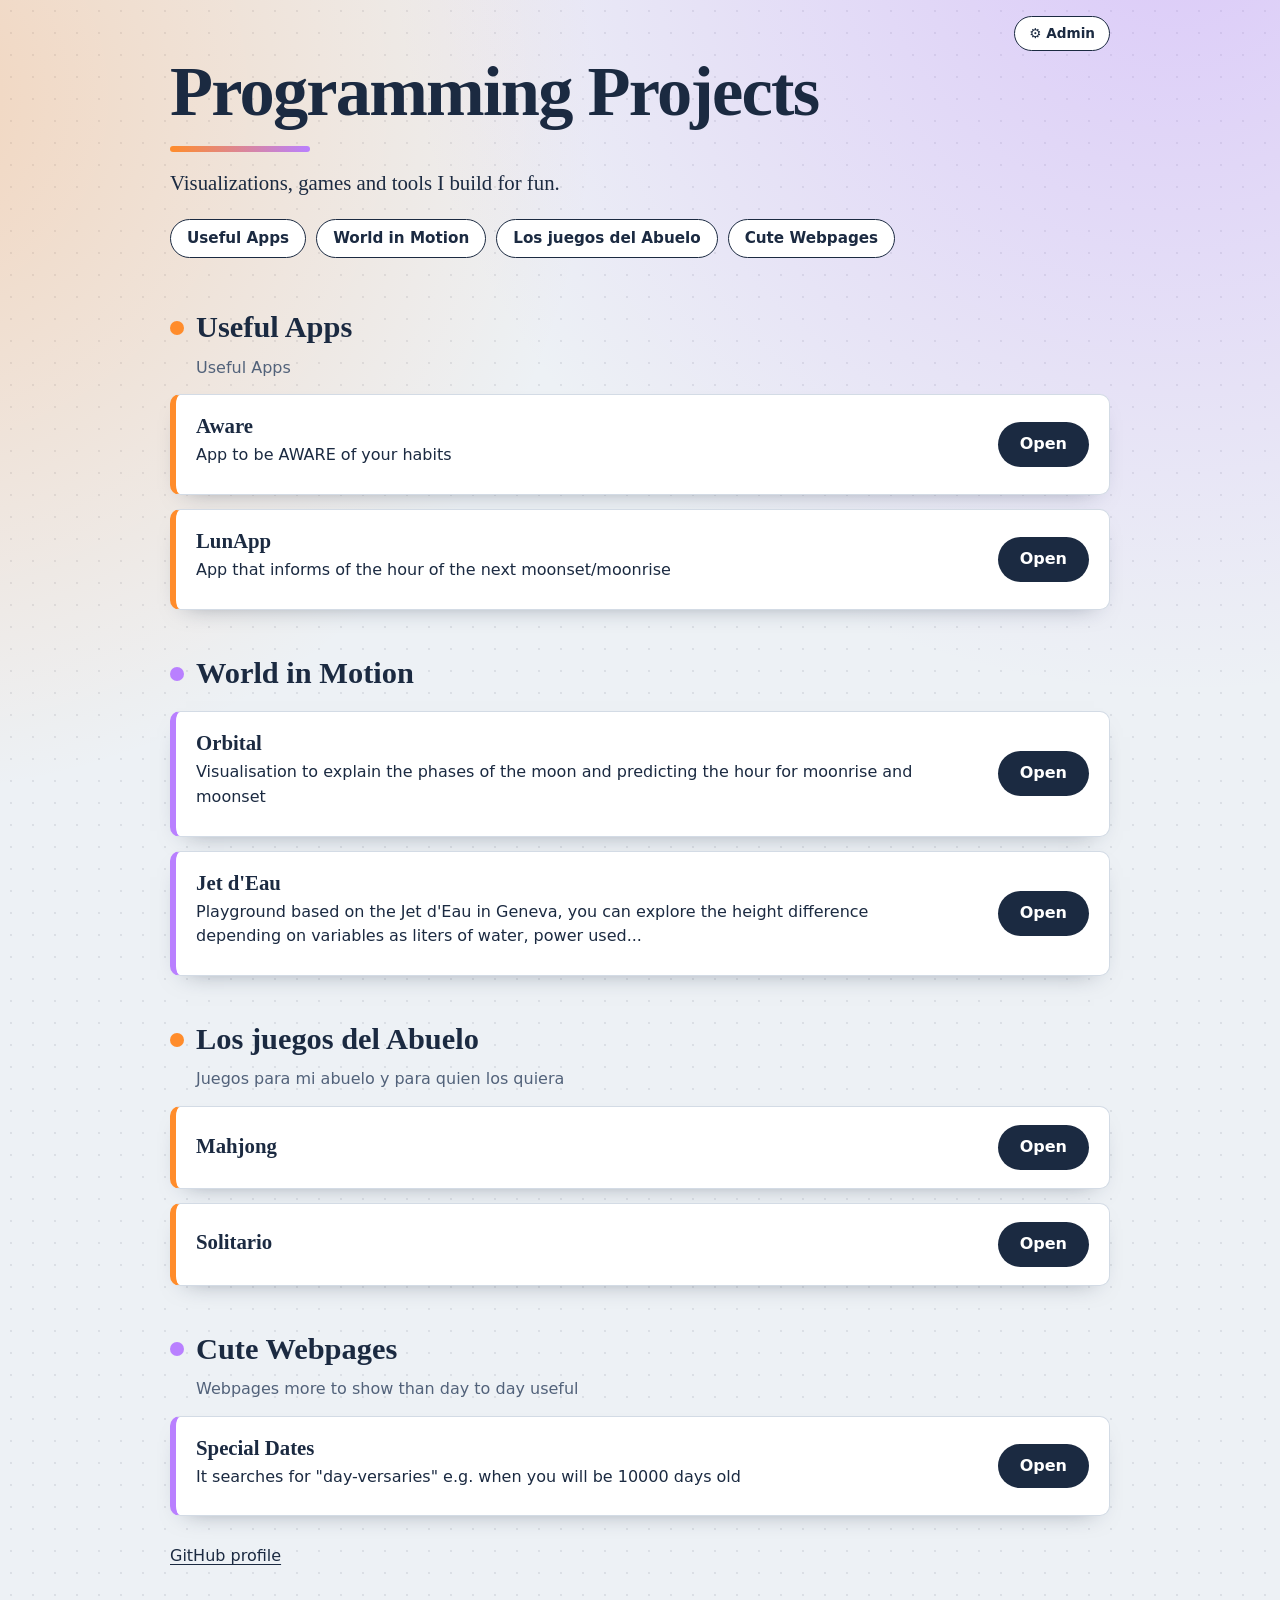
<file: index.html>
<!doctype html>
<html lang="en">
<head>
  <meta charset="utf-8">
  <meta name="viewport" content="width=device-width, initial-scale=1">
  <title>Programming Projects</title>
  <meta name="description" content="Programming Projects: visualizations, games and tools by Victor Reyes.">
  <link rel="stylesheet" href="style.css">
</head>
<body>
  <header class="top">
    <a class="admin-link" href="admin.html">⚙ Admin</a>
    <h1 id="title">Programming Projects</h1>
    <p class="tagline" id="tagline" hidden></p>
    <nav id="nav" aria-label="Sections"></nav>
  </header>
  <main id="sections"></main>
  <footer><a href="https://github.com/victorreyesgit">GitHub profile</a></footer>
  <script src="projects.js"></script>
  <script src="script.js"></script>
</body>
</html>
</file>
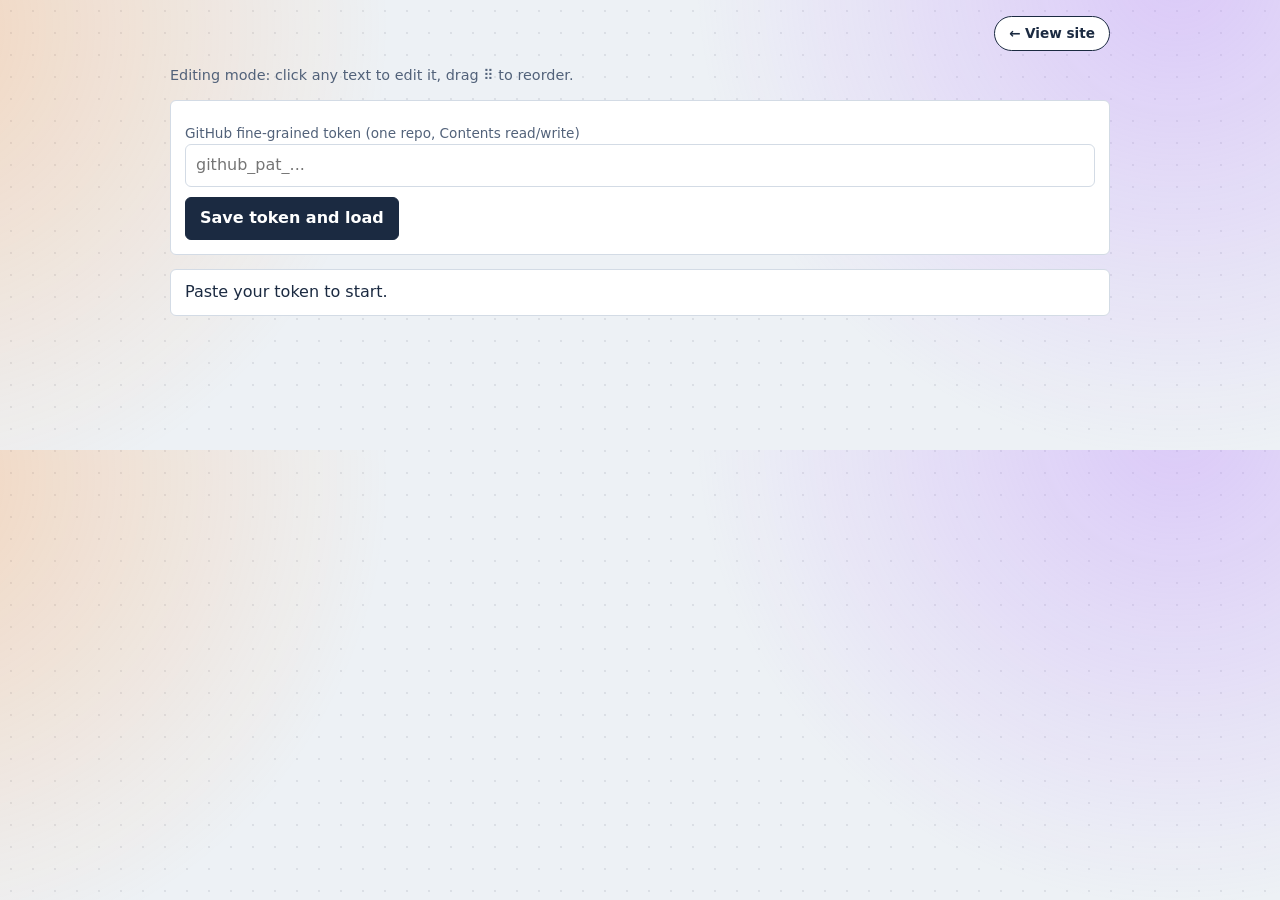
<file: admin.html>
<!doctype html>
<html lang="en">
<head>
  <meta charset="utf-8">
  <meta name="viewport" content="width=device-width, initial-scale=1">
  <meta name="robots" content="noindex, nofollow">
  <meta http-equiv="Content-Security-Policy" content="default-src 'none'; script-src 'self'; style-src 'self'; connect-src https://api.github.com; base-uri 'none'; form-action 'none'">
  <title>Projects admin</title>
  <link rel="stylesheet" href="style.css">
</head>
<body class="admin">
  <header class="top">
    <a class="admin-link" href="index.html">← View site</a>
    <p class="mode">Editing mode: click any text to edit it, drag ⠿ to reorder.</p>
    <div class="card" id="tokenBox">
      <div id="tokenNew">
        <label for="tok">GitHub fine-grained token (one repo, Contents read/write)</label>
        <input id="tok" type="password" autocomplete="off" placeholder="github_pat_...">
        <div class="bar"><button class="primary" id="saveTok">Save token and load</button></div>
      </div>
      <div id="tokenHave" hidden>
        <span class="hint">A token is stored on this device only.</span>
        <div class="bar">
          <button id="reload">Reload from GitHub</button>
          <button class="danger" id="forget">Forget token</button>
        </div>
      </div>
    </div>
  </header>

  <div id="status" role="status">Paste your token to start.</div>
  <main id="editor"></main>

  <div class="savebar" id="saveBar" hidden>
    <div class="savebar-in">
      <button class="primary" id="save" disabled>Save to GitHub</button>
      <span class="hint">The public site updates about a minute after saving.</span>
    </div>
  </div>
  <script src="admin.js"></script>
</body>
</html>
</file>
<file: style.css>
:root {
  --paper: #edf1f5; --card: #fff; --ink: #1b2a41; --muted: #52627a; --line: #d3dbe5;
  --orange: #ff8c2b; --purple: #b980ff; --orange-text: #b34700; --purple-text: #7a3fd1;
  --ok: #1d6b3a; --err: #b3261e;
  --serif: "Iowan Old Style", "Palatino Linotype", Georgia, serif;
  --sans: system-ui, -apple-system, "Segoe UI", Roboto, sans-serif;
}
* { box-sizing: border-box; }
body {
  margin: 0; color: var(--ink); font-family: var(--sans); line-height: 1.55; background-color: var(--paper);
  background-image:
    radial-gradient(circle at 92% -6%, rgba(185,128,255,.35), transparent 38%),
    radial-gradient(circle at -8% 6%, rgba(255,140,43,.28), transparent 34%),
    radial-gradient(rgba(27,42,65,.09) 1px, transparent 1.5px);
  background-size: auto, auto, 22px 22px;
}
a { color: var(--ink); text-underline-offset: 3px; }
a:hover { color: var(--orange-text); }
:focus-visible { outline: 3px solid var(--purple); outline-offset: 3px; }
.top, main, footer, .wrap { max-width: 980px; margin: 0 auto; padding: 0 20px; }

/* ---------- header ---------- */
.top { padding-top: 56px; position: relative; }
.admin-link { position: absolute; top: 16px; right: 20px; padding: 6px 14px; border: 1.5px solid var(--ink);
              border-radius: 999px; background: var(--card); text-decoration: none; font-weight: 600; font-size: .85rem; }
.admin-link:hover { background: var(--ink); color: #fff; }
h1 { font-family: var(--serif); font-weight: 700; font-size: clamp(2.4rem, 9vw, 4.4rem); line-height: 1.02;
     letter-spacing: -0.025em; margin: 0; }
h1::after { content: ""; display: block; height: 6px; width: 140px; margin-top: 18px; border-radius: 3px;
            background: linear-gradient(90deg, var(--orange), var(--purple)); }
.tagline { font-family: var(--serif); font-size: 1.3rem; line-height: 1.4; margin: 16px 0 0; max-width: 32em; }

#nav { display: flex; flex-wrap: wrap; gap: 10px; padding: 22px 0 6px; }
.chip { padding: 7px 16px; border: 1.5px solid var(--ink); border-radius: 999px; background: var(--card);
        text-decoration: none; font-weight: 600; font-size: .95rem; }
.chip.c0:hover { background: var(--orange); border-color: var(--orange); color: var(--ink); }
.chip.c1:hover { background: var(--purple); border-color: var(--purple); color: var(--ink); }

/* ---------- sections and projects ---------- */
.c0 { --accent: var(--orange); --accent-text: var(--orange-text); }
.c1 { --accent: var(--purple); --accent-text: var(--purple-text); }
.sec { padding-top: 40px; }
h2 { font-family: var(--serif); font-size: 1.9rem; margin: 0; display: flex; align-items: center; gap: 12px; }
h2::before { content: ""; width: 14px; height: 14px; border-radius: 50%; background: var(--accent); flex: none; }
.sec-desc { color: var(--muted); margin: 4px 0 8px 26px; }
.empty { color: var(--muted); padding: 40px 0; }

.project { display: grid; gap: 14px; padding: 18px 20px; margin-top: 14px; background: var(--card);
           border: 1px solid var(--line); border-left: 6px solid var(--accent); border-radius: 10px;
           box-shadow: 0 10px 24px -16px rgba(27,42,65,.5); transition: transform .15s, box-shadow .15s; }
.project:hover { transform: translateY(-2px); box-shadow: 0 14px 28px -14px rgba(27,42,65,.55); }
h3 { font-family: var(--serif); font-size: 1.3rem; line-height: 1.25; margin: 0 0 4px; }
.text p { margin: 0 0 8px; max-width: 46em; }
.tags { display: flex; flex-wrap: wrap; gap: 6px; }
.tag { padding: 2px 10px; border-radius: 999px; font-size: .82rem; font-weight: 600;
       background: color-mix(in srgb, var(--accent) 18%, white); color: var(--accent-text); }
.links { display: flex; flex-wrap: wrap; align-items: center; gap: 10px 20px; margin: 0; }
.button { display: inline-block; padding: 10px 22px; background: var(--ink); color: #fff; border-radius: 999px;
          text-decoration: none; font-weight: 700; }
.button:hover { background: var(--accent); color: var(--ink); }
.source { color: var(--accent-text); font-weight: 600; }

footer { padding-top: 28px; padding-bottom: 48px; color: var(--muted); }
@media (min-width: 760px) {
  .project { grid-template-columns: 1fr auto; gap: 32px; align-items: center; }
  .links { flex-direction: column; align-items: flex-end; gap: 8px; }
}
@media (prefers-reduced-motion: reduce) { .project { transition: none; } .project:hover { transform: none; } }

/* ---------- admin page ---------- */
[hidden] { display: none !important; }
.card { background: var(--card); border: 1px solid var(--line); border-radius: 6px; padding: 14px; margin: 14px 0; }
.card .card { background: var(--paper); }
label { display: block; font-size: .85rem; color: var(--muted); margin: 8px 0 0; }
label.chk { color: var(--ink); font-size: 1rem; margin-top: 12px; cursor: pointer; }
input, textarea, select { width: 100%; font: inherit; padding: 8px 10px; border: 1px solid var(--line);
                          border-radius: 6px; background: #fff; color: var(--ink); }
input[type=checkbox] { width: auto; margin-right: 6px; transform: scale(1.2); }
textarea { min-height: 64px; }
.bar { display: flex; flex-wrap: wrap; gap: 8px; margin-top: 10px; align-items: center; }
button { font: inherit; padding: 8px 14px; border-radius: 6px; border: 1px solid var(--ink); background: #fff;
         color: var(--ink); cursor: pointer; }
button.primary { background: var(--ink); color: #fff; font-weight: 600; }
button.danger { color: var(--err); border-color: var(--err); }
button:disabled { opacity: .45; cursor: default; }
#status { position: sticky; top: 0; z-index: 5; padding: 10px 14px; margin: 14px auto; border-radius: 6px;
          width: min(940px, calc(100% - 40px)); background: var(--card); border: 1px solid var(--line); }
#status.ok { border-color: var(--ok); color: var(--ok); }
#status.err { border-color: var(--err); color: var(--err); }
.hint { color: var(--muted); font-size: .9rem; }

/* ---------- admin: in-place editing (same look as the public page) ---------- */
.admin .top { padding-top: 64px; }
.mode { margin: 0 0 8px; color: var(--muted); font-size: .9rem; }
.admin main { padding-bottom: 120px; }
.admin .project:hover { transform: none; }

.ed { font: inherit; color: inherit; letter-spacing: inherit; line-height: inherit; background: transparent;
      border: 1px dashed transparent; border-radius: 6px; padding: 2px 6px; margin: 0 -6px;
      width: calc(100% + 12px); min-height: 0; resize: none; overflow: hidden; }
.ed:hover { border-color: var(--line); }
.ed:focus { border-color: var(--purple); background: #fff; outline: none; }
.ed::placeholder { color: var(--muted); opacity: .6; font-weight: 400; }

.head-ed h1 .ed { font-weight: 700; }
.head-ed h1 { margin-bottom: 0; }
.head-ed .tagline { display: block; }

.sec-bar { display: flex; align-items: center; gap: 10px; }
.sec-bar h2 { flex: 1; min-width: 0; }
h2 .ed { flex: 1; width: auto; min-width: 0; margin: 0; }
.ed.sec-desc { margin: 4px 0 4px 20px; width: calc(100% - 20px); }
.idrow { margin: 0 0 4px 26px; font-size: .8rem; color: var(--muted); display: flex; align-items: center; gap: 6px; }
.idrow .ed { width: 14em; margin: 0; font-size: .8rem; }

.handle { cursor: grab; user-select: none; color: var(--muted); font-size: 1.3rem; line-height: 1;
          padding: 4px 8px; border: 1px dashed var(--line); border-radius: 6px; background: var(--card); flex: none; }
.handle:active { cursor: grabbing; }
.tools, .ptools { display: flex; flex-wrap: wrap; align-items: center; gap: 6px; }
.ptools { flex-direction: column; align-items: flex-end; }
.ptools select { width: auto; max-width: 12em; font-size: .85rem; padding: 4px 6px; }
button.sm { padding: 3px 10px; font-size: .85rem; }

.plist { min-height: 8px; }
.plist.empty-drop { min-height: 56px; margin-top: 14px; border: 2px dashed var(--line); border-radius: 10px;
                    display: flex; align-items: center; justify-content: center; color: var(--muted); font-size: .9rem; }
.plist.drop-in { border-color: var(--purple); background: rgba(185,128,255,.12); }
.sec > button.primary { margin-top: 14px; }

.ed-tags { font-size: .85rem; font-weight: 600; color: var(--accent-text); margin-bottom: 4px; }
.fl { display: flex; align-items: center; gap: 8px; font-size: .92rem; margin-top: 2px; }
.fl-l { flex: none; width: 56px; font-weight: 700; color: var(--accent-text); }
.fl .ed { flex: 1; width: auto; margin: 0; }
.text h3 .ed { font-weight: 700; }
.text textarea.ed { display: block; margin-bottom: 6px; max-width: 46em; }

.is-hidden { opacity: .55; }
.dragging { opacity: .35; }
.mark-before { box-shadow: 0 -5px 0 0 var(--purple) !important; }
.mark-after { box-shadow: 0 5px 0 0 var(--purple) !important; }

.savebar { position: sticky; bottom: 0; z-index: 6; background: rgba(237,241,245,.95); border-top: 1px solid var(--line);
           padding: 12px 0; backdrop-filter: blur(4px); }
.savebar-in { max-width: 980px; margin: 0 auto; padding: 0 20px; display: flex; flex-wrap: wrap; gap: 12px; align-items: center; }
</file>
